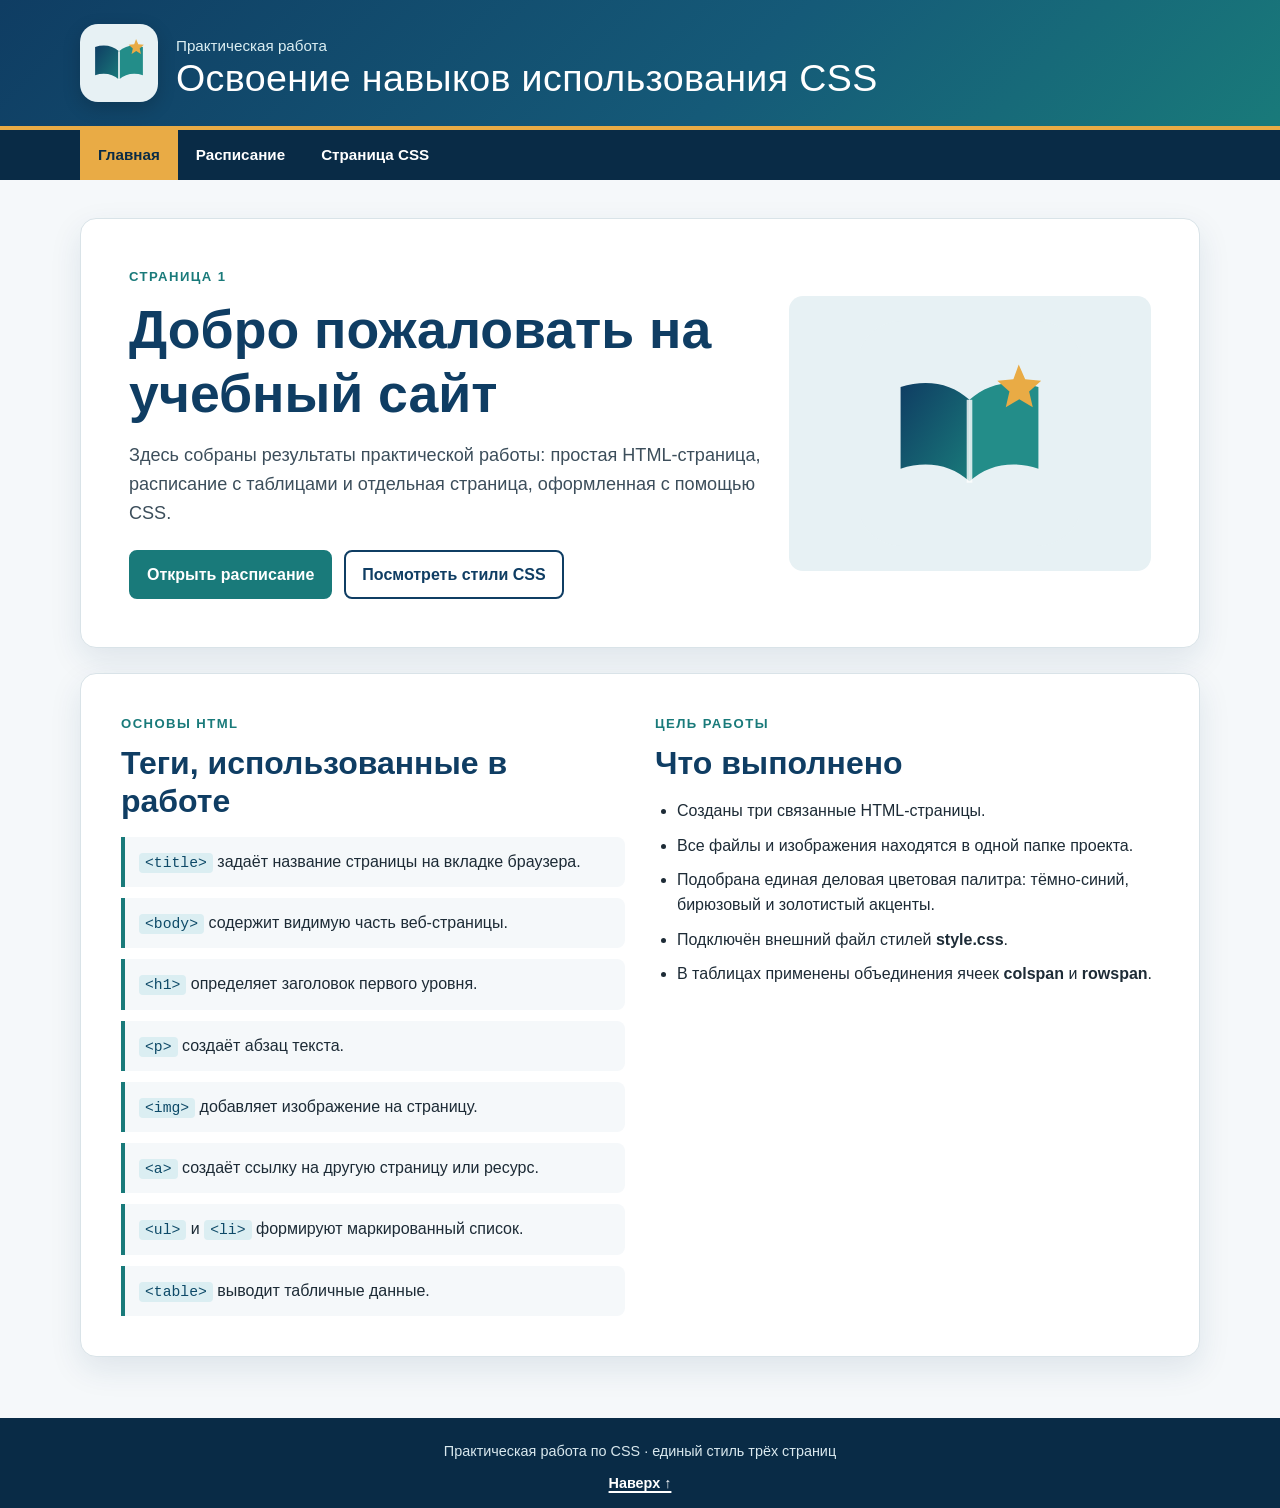
<file: index.html>
<!DOCTYPE html>
<html lang="ru">
<head>
  <meta charset="UTF-8">
  <meta name="viewport" content="width=device-width, initial-scale=1.0">
  <title>Практическая работа CSS — студент</title>
  <link rel="stylesheet" href="style.css">
</head>
<body id="top">
  <header class="site-header">
    <div class="header-inner">
      <img class="brand-mark" src="study-mark.svg" alt="Знак учебного сайта">
      <div>
        <p class="brand-note">Практическая работа</p>
        <p class="brand-name">Освоение навыков использования CSS</p>
      </div>
    </div>
  </header>

  <nav class="main-nav" aria-label="Главное меню">
    <ul>
      <li><a class="active" href="index.html">Главная</a></li>
      <li><a href="index01.html">Расписание</a></li>
      <li><a href="index02.html">Страница CSS</a></li>
    </ul>
  </nav>

  <main class="page-wrap">
    <section class="hero" aria-labelledby="welcome-title">
      <div>
        <p class="eyebrow">Страница 1</p>
        <h1 id="welcome-title">Добро пожаловать на учебный сайт</h1>
        <p class="lead">Здесь собраны результаты практической работы: простая HTML-страница, расписание с таблицами и отдельная страница, оформленная с помощью CSS.</p>
        <div class="button-row">
          <a class="button" href="index01.html">Открыть расписание</a>
          <a class="button outline" href="index02.html">Посмотреть стили CSS</a>
        </div>
      </div>
      <div class="hero-visual">
        <img src="study-mark.svg" alt="Открытая книга — символ обучения">
      </div>
    </section>

    <section class="content-card two-column" aria-labelledby="tags-title">
      <div>
        <p class="eyebrow">Основы HTML</p>
        <h2 id="tags-title">Теги, использованные в работе</h2>
        <ul class="tag-list">
          <li><code>&lt;title&gt;</code> задаёт название страницы на вкладке браузера.</li>
          <li><code>&lt;body&gt;</code> содержит видимую часть веб-страницы.</li>
          <li><code>&lt;h1&gt;</code> определяет заголовок первого уровня.</li>
          <li><code>&lt;p&gt;</code> создаёт абзац текста.</li>
          <li><code>&lt;img&gt;</code> добавляет изображение на страницу.</li>
          <li><code>&lt;a&gt;</code> создаёт ссылку на другую страницу или ресурс.</li>
          <li><code>&lt;ul&gt;</code> и <code>&lt;li&gt;</code> формируют маркированный список.</li>
          <li><code>&lt;table&gt;</code> выводит табличные данные.</li>
        </ul>
      </div>
      <div>
        <p class="eyebrow">Цель работы</p>
        <h2>Что выполнено</h2>
        <ul class="check-list">
          <li>Созданы три связанные HTML-страницы.</li>
          <li>Все файлы и изображения находятся в одной папке проекта.</li>
          <li>Подобрана единая деловая цветовая палитра: тёмно-синий, бирюзовый и золотистый акценты.</li>
          <li>Подключён внешний файл стилей <strong>style.css</strong>.</li>
          <li>В таблицах применены объединения ячеек <strong>colspan</strong> и <strong>rowspan</strong>.</li>
        </ul>
      </div>
    </section>
  </main>

  <footer class="site-footer">
    <p>Практическая работа по CSS · единый стиль трёх страниц</p>
    <a class="back-top" href="#top">Наверх ↑</a>
  </footer>
</body>
</html>
</file>
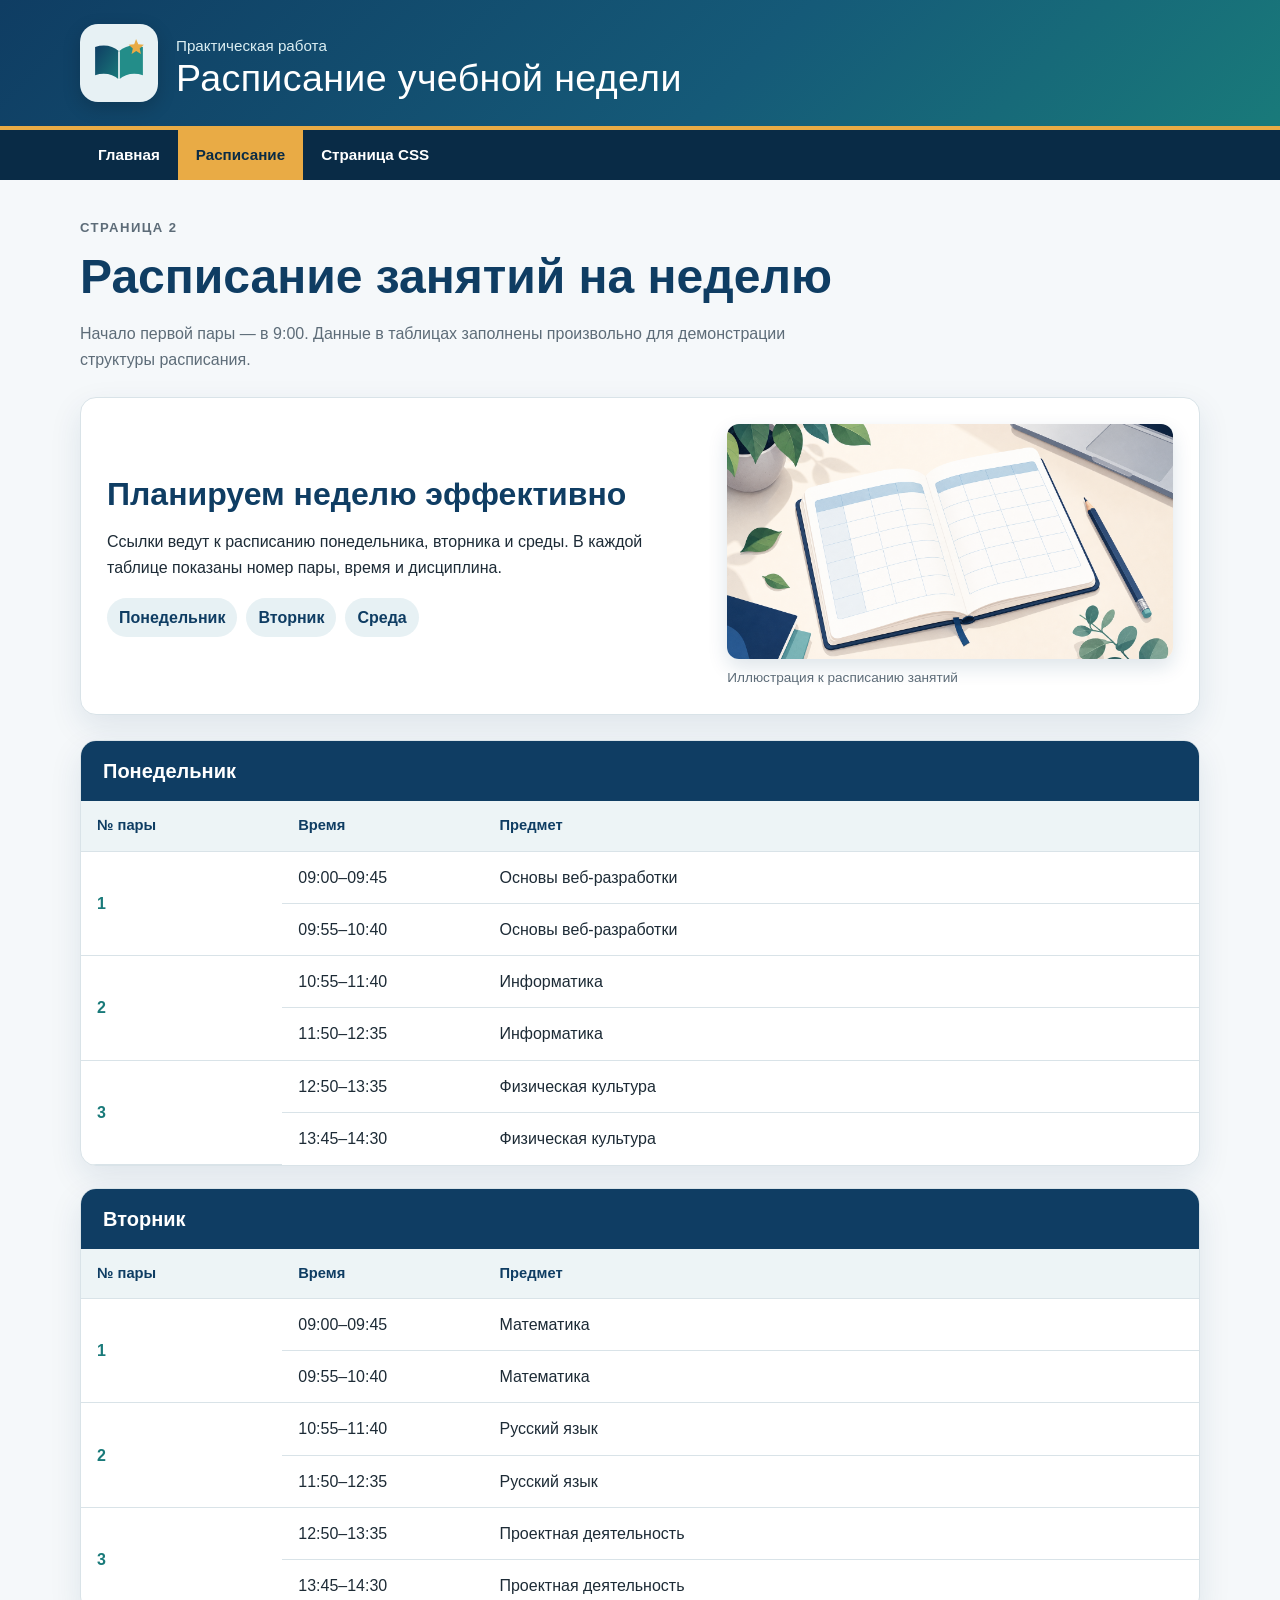
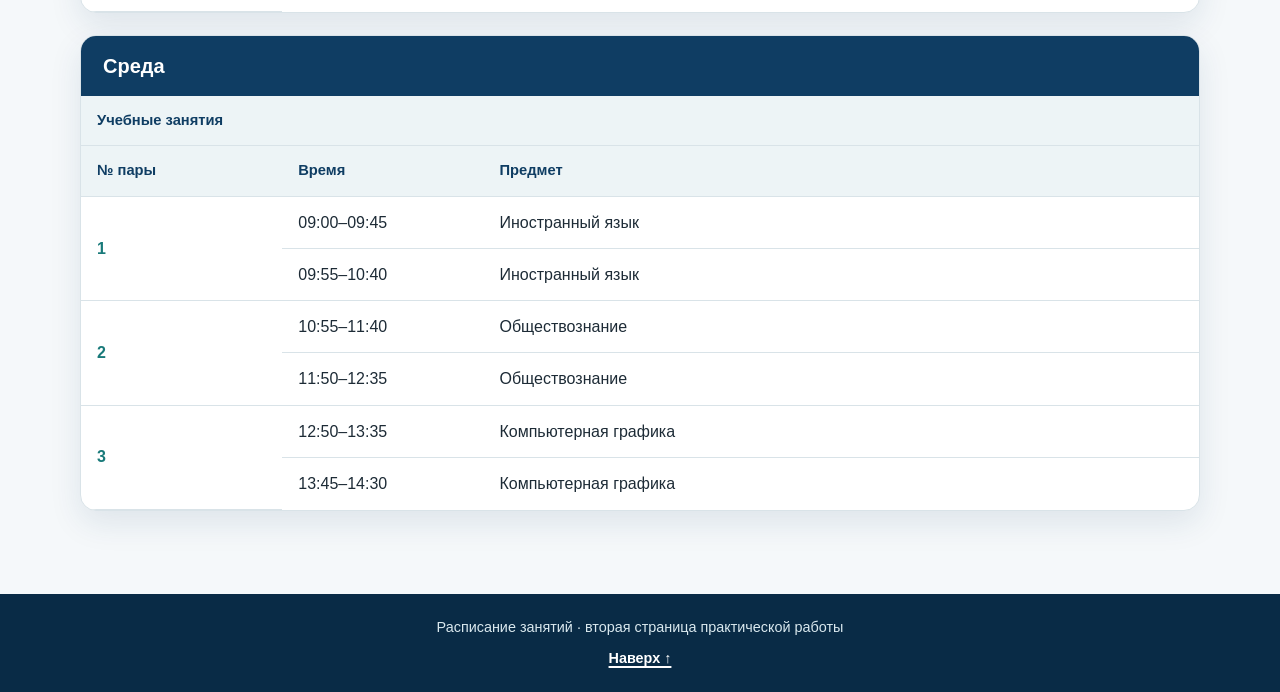
<file: index01.html>
<!DOCTYPE html>
<html lang="ru">
<head>
  <meta charset="UTF-8">
  <meta name="viewport" content="width=device-width, initial-scale=1.0">
  <title>Расписание занятий — студент</title>
  <link rel="stylesheet" href="style.css">
</head>
<body id="top">
  <header class="site-header">
    <div class="header-inner">
      <img class="brand-mark" src="study-mark.svg" alt="Знак учебного сайта">
      <div>
        <p class="brand-note">Практическая работа</p>
        <p class="brand-name">Расписание учебной недели</p>
      </div>
    </div>
  </header>

  <nav class="main-nav" aria-label="Главное меню">
    <ul>
      <li><a href="index.html">Главная</a></li>
      <li><a class="active" href="index01.html">Расписание</a></li>
      <li><a href="index02.html">Страница CSS</a></li>
    </ul>
  </nav>

  <main class="page-wrap">
    <!-- Изменено: добавлены собственные данные, навигация по дням и единый деловой стиль. -->
    <section class="page-heading" aria-labelledby="schedule-title">
      <p class="eyebrow">Страница 2</p>
      <h1 id="schedule-title">Расписание занятий на неделю</h1>
      <p>Начало первой пары — в 9:00. Данные в таблицах заполнены произвольно для демонстрации структуры расписания.</p>
    </section>

    <!-- Изменено: по условию к второй странице добавлена тематическая иллюстрация. -->
    <section class="schedule-intro content-card" aria-label="Иллюстрация и переходы к дням">
      <div>
        <h2>Планируем неделю эффективно</h2>
        <p>Ссылки ведут к расписанию понедельника, вторника и среды. В каждой таблице показаны номер пары, время и дисциплина.</p>
        <ul class="day-links">
          <li><a href="#monday">Понедельник</a></li>
          <li><a href="#tuesday">Вторник</a></li>
          <li><a href="#wednesday">Среда</a></li>
        </ul>
      </div>
      <figure>
        <img src="schedule-illustration.png" alt="Планер, карандаш и учебные принадлежности на столе">
        <figcaption>Иллюстрация к расписанию занятий</figcaption>
      </figure>
    </section>

    <!-- Изменено: создана собственная таблица понедельника с объединением ячеек rowspan. -->
    <section class="schedule-card" id="monday" aria-labelledby="monday-title">
      <h2 id="monday-title">Понедельник</h2>
      <table>
        <thead><tr><th>№ пары</th><th>Время</th><th>Предмет</th></tr></thead>
        <tbody>
          <tr><td class="lesson-number" rowspan="2">1</td><td>09:00–09:45</td><td>Основы веб-разработки</td></tr>
          <tr><td>09:55–10:40</td><td>Основы веб-разработки</td></tr>
          <tr><td class="lesson-number" rowspan="2">2</td><td>10:55–11:40</td><td>Информатика</td></tr>
          <tr><td>11:50–12:35</td><td>Информатика</td></tr>
          <tr><td class="lesson-number" rowspan="2">3</td><td>12:50–13:35</td><td>Физическая культура</td></tr>
          <tr><td>13:45–14:30</td><td>Физическая культура</td></tr>
        </tbody>
      </table>
    </section>

    <!-- Изменено: заполнены произвольные дисциплины для вторника. -->
    <section class="schedule-card" id="tuesday" aria-labelledby="tuesday-title">
      <h2 id="tuesday-title">Вторник</h2>
      <table>
        <thead><tr><th>№ пары</th><th>Время</th><th>Предмет</th></tr></thead>
        <tbody>
          <tr><td class="lesson-number" rowspan="2">1</td><td>09:00–09:45</td><td>Математика</td></tr>
          <tr><td>09:55–10:40</td><td>Математика</td></tr>
          <tr><td class="lesson-number" rowspan="2">2</td><td>10:55–11:40</td><td>Русский язык</td></tr>
          <tr><td>11:50–12:35</td><td>Русский язык</td></tr>
          <tr><td class="lesson-number" rowspan="2">3</td><td>12:50–13:35</td><td>Проектная деятельность</td></tr>
          <tr><td>13:45–14:30</td><td>Проектная деятельность</td></tr>
        </tbody>
      </table>
    </section>

    <!-- Изменено: добавлен отдельный день с заголовком таблицы, объединяющим три столбца. -->
    <section class="schedule-card" id="wednesday" aria-labelledby="wednesday-title">
      <h2 id="wednesday-title">Среда</h2>
      <table>
        <thead>
          <tr><th colspan="3">Учебные занятия</th></tr>
          <tr><th>№ пары</th><th>Время</th><th>Предмет</th></tr>
        </thead>
        <tbody>
          <tr><td class="lesson-number" rowspan="2">1</td><td>09:00–09:45</td><td>Иностранный язык</td></tr>
          <tr><td>09:55–10:40</td><td>Иностранный язык</td></tr>
          <tr><td class="lesson-number" rowspan="2">2</td><td>10:55–11:40</td><td>Обществознание</td></tr>
          <tr><td>11:50–12:35</td><td>Обществознание</td></tr>
          <tr><td class="lesson-number" rowspan="2">3</td><td>12:50–13:35</td><td>Компьютерная графика</td></tr>
          <tr><td>13:45–14:30</td><td>Компьютерная графика</td></tr>
        </tbody>
      </table>
    </section>
  </main>

  <footer class="site-footer">
    <p>Расписание занятий · вторая страница практической работы</p>
    <a class="back-top" href="#top">Наверх ↑</a>
  </footer>
</body>
</html>
</file>
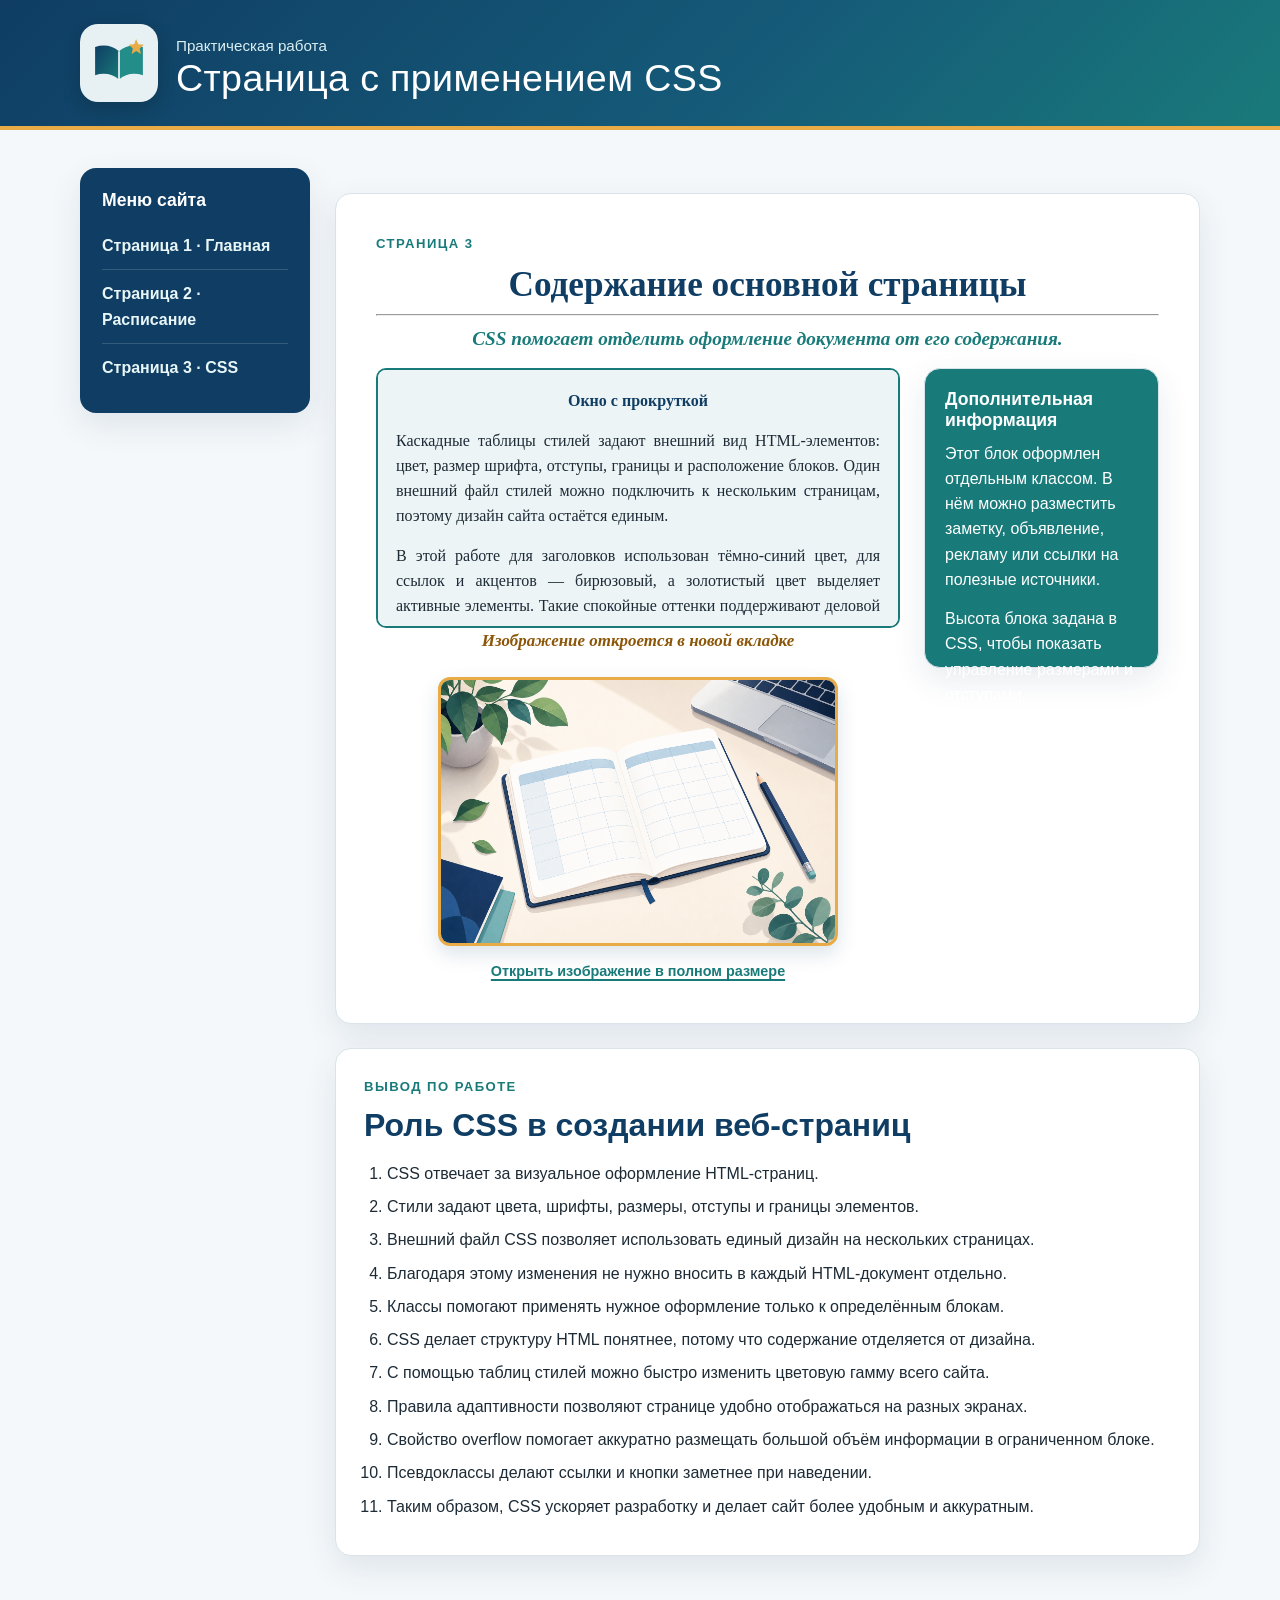
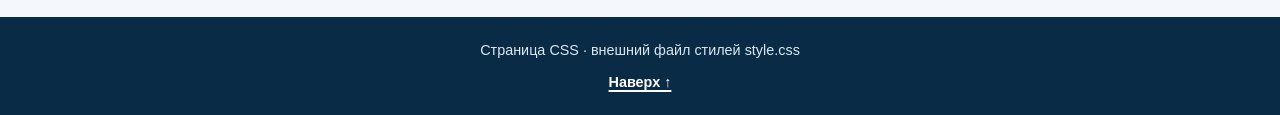
<file: index02.html>
<!DOCTYPE html>
<html lang="ru">
<head>
  <meta charset="UTF-8">
  <meta name="viewport" content="width=device-width, initial-scale=1.0">
  <title>Стили CSS — студент</title>
  <link rel="stylesheet" href="style.css">
</head>
<body id="top">
  <header class="site-header">
    <div class="header-inner">
      <img class="brand-mark" src="study-mark.svg" alt="Знак учебного сайта">
      <div>
        <p class="brand-note">Практическая работа</p>
        <p class="brand-name">Страница с применением CSS</p>
      </div>
    </div>
  </header>

  <main class="page-wrap">
    <div class="site-layout">
      <aside class="sidebar">
        <h2>Меню сайта</h2>
        <ul>
          <li><a href="index.html">Страница 1 · Главная</a></li>
          <li><a href="index01.html">Страница 2 · Расписание</a></li>
          <li><a href="index02.html">Страница 3 · CSS</a></li>
        </ul>
      </aside>

      <section class="main-content" aria-labelledby="css-title">
        <article class="content-card">
          <p class="eyebrow">Страница 3</p>
          <h1 id="css-title" class="textstyle0">Содержание основной страницы</h1>
          <hr>
          <p class="textstyle1">CSS помогает отделить оформление документа от его содержания.</p>

          <div class="content-grid">
            <div>
              <div class="layer" aria-label="Окно с прокруткой">
                <p class="textstyle3">Окно с прокруткой</p>
                <p class="textstyle4">Каскадные таблицы стилей задают внешний вид HTML-элементов: цвет, размер шрифта, отступы, границы и расположение блоков. Один внешний файл стилей можно подключить к нескольким страницам, поэтому дизайн сайта остаётся единым.</p>
                <p class="textstyle4">В этой работе для заголовков использован тёмно-синий цвет, для ссылок и акцентов — бирюзовый, а золотистый цвет выделяет активные элементы. Такие спокойные оттенки поддерживают деловой стиль и не мешают чтению.</p>
                <p class="textstyle4">Свойство <strong>overflow: auto</strong> создаёт прокрутку тогда, когда текста больше, чем помещается внутри блока. Высота окна ограничена стилем, поэтому содержимое демонстрирует работу прокрутки.</p>
                <p class="textstyle4">Адаптивные правила CSS меняют расположение блоков на узких экранах: две колонки становятся одной, а таблица при необходимости прокручивается по горизонтали. Благодаря этому сайт удобно просматривать и на компьютере, и на телефоне.</p>
                <p class="textstyle4">Классы <strong>textstyle0–textstyle4</strong> показывают, как можно применить разные настройки к отдельным фрагментам текста, не повторяя оформление в каждом HTML-теге.</p>
              </div>

              <p class="textstyle2">Изображение откроется в новой вкладке</p>
              <a class="image-link" href="schedule-illustration.png" target="_blank" rel="noopener">
                <img src="schedule-illustration.png" alt="Иллюстрация с планером для открытия в отдельной вкладке">
                <span>Открыть изображение в полном размере</span>
              </a>
            </div>

            <aside class="side-note">
              <h3>Дополнительная информация</h3>
              <p>Этот блок оформлен отдельным классом. В нём можно разместить заметку, объявление, рекламу или ссылки на полезные источники.</p>
              <p>Высота блока задана в CSS, чтобы показать управление размерами и отступами.</p>
            </aside>
          </div>
        </article>

        <section class="conclusion-card" aria-labelledby="conclusion-title">
          <p class="eyebrow">Вывод по работе</p>
          <h2 id="conclusion-title">Роль CSS в создании веб-страниц</h2>
          <ol>
            <li>CSS отвечает за визуальное оформление HTML-страниц.</li>
            <li>Стили задают цвета, шрифты, размеры, отступы и границы элементов.</li>
            <li>Внешний файл CSS позволяет использовать единый дизайн на нескольких страницах.</li>
            <li>Благодаря этому изменения не нужно вносить в каждый HTML-документ отдельно.</li>
            <li>Классы помогают применять нужное оформление только к определённым блокам.</li>
            <li>CSS делает структуру HTML понятнее, потому что содержание отделяется от дизайна.</li>
            <li>С помощью таблиц стилей можно быстро изменить цветовую гамму всего сайта.</li>
            <li>Правила адаптивности позволяют странице удобно отображаться на разных экранах.</li>
            <li>Свойство overflow помогает аккуратно размещать большой объём информации в ограниченном блоке.</li>
            <li>Псевдоклассы делают ссылки и кнопки заметнее при наведении.</li>
            <li>Таким образом, CSS ускоряет разработку и делает сайт более удобным и аккуратным.</li>
          </ol>
        </section>
      </section>
    </div>
  </main>

  <footer class="site-footer">
    <p>Страница CSS · внешний файл стилей style.css</p>
    <a class="back-top" href="#top">Наверх ↑</a>
  </footer>
</body>
</html>
</file>
<file: style.css>
/* Практическая работа CSS. Единый деловой стиль для всех страниц. */
:root {
  --navy: #0f3d63;
  --navy-dark: #092b46;
  --teal: #197a7a;
  --teal-light: #e7f1f4;
  --gold: #e9ab45;
  --paper: #ffffff;
  --canvas: #f5f8fa;
  --ink: #1d2b36;
  --muted: #5d6c78;
  --line: #d9e3e8;
  --shadow: 0 12px 32px rgba(15, 61, 99, .10);
}

* { box-sizing: border-box; }
html { scroll-behavior: smooth; }
body {
  margin: 0;
  min-width: 320px;
  color: var(--ink);
  background: var(--canvas);
  font-family: Arial, Helvetica, sans-serif;
  font-size: 16px;
  line-height: 1.58;
}

a { color: var(--teal); font-weight: 700; text-decoration-thickness: 2px; text-underline-offset: 3px; }
a:hover, a:focus { color: var(--navy); }
img { max-width: 100%; }

.site-header {
  color: #fff;
  background: linear-gradient(135deg, var(--navy) 0%, #155a78 58%, var(--teal) 100%);
  border-bottom: 4px solid var(--gold);
}
.header-inner, .page-wrap { width: min(1120px, calc(100% - 32px)); margin: 0 auto; }
.header-inner { display: flex; align-items: center; gap: 18px; min-height: 126px; padding: 22px 0; }
.brand-mark { width: 78px; height: 78px; flex: 0 0 auto; border-radius: 18px; box-shadow: 0 6px 18px rgba(0, 0, 0, .18); }
.brand-name { margin: 0; font-size: clamp(1.6rem, 3vw, 2.35rem); line-height: 1.1; letter-spacing: .01em; }
.brand-note { margin: 7px 0 0; color: #dbeef2; font-size: .95rem; }

.main-nav { background: var(--navy-dark); }
.main-nav ul { display: flex; flex-wrap: wrap; gap: 0; width: min(1120px, calc(100% - 32px)); margin: 0 auto; padding: 0; list-style: none; }
.main-nav a { display: block; padding: 13px 18px; color: #fff; text-decoration: none; font-size: .95rem; }
.main-nav a:hover, .main-nav a:focus, .main-nav a.active { color: var(--navy-dark); background: var(--gold); }

.page-wrap { padding: 38px 0 26px; }
.hero, .content-card, .schedule-card, .info-panel, .side-note, .conclusion-card {
  background: var(--paper);
  border: 1px solid var(--line);
  border-radius: 16px;
  box-shadow: var(--shadow);
}
.hero { display: grid; grid-template-columns: 1.4fr .8fr; gap: 26px; align-items: center; padding: clamp(25px, 4vw, 48px); }
.eyebrow { margin: 0 0 9px; color: var(--teal); font-size: .82rem; font-weight: 800; letter-spacing: .11em; text-transform: uppercase; }
h1, h2, h3 { color: var(--navy); line-height: 1.2; }
h1 { margin: 0 0 16px; font-size: clamp(2rem, 4.5vw, 3.35rem); }
h2 { margin: 0 0 16px; font-size: clamp(1.45rem, 3vw, 2rem); }
h3 { margin: 0 0 9px; font-size: 1.1rem; }
p { margin: 0 0 14px; }
.lead { max-width: 640px; color: #3c4e5b; font-size: 1.13rem; }
.hero-visual { display: grid; place-items: center; min-height: 245px; padding: 25px; background: var(--teal-light); border-radius: 14px; }
.hero-visual img { width: min(225px, 100%); }

.button-row { display: flex; flex-wrap: wrap; gap: 12px; margin-top: 23px; }
.button { display: inline-block; padding: 10px 16px; color: #fff; background: var(--teal); border: 2px solid var(--teal); border-radius: 8px; text-decoration: none; }
.button:hover, .button:focus { color: #fff; background: var(--navy); border-color: var(--navy); }
.button.outline { color: var(--navy); background: transparent; border-color: var(--navy); }
.button.outline:hover, .button.outline:focus { color: #fff; background: var(--navy); }

.content-card { margin-top: 25px; padding: clamp(24px, 4vw, 40px); }
.two-column { display: grid; grid-template-columns: 1fr 1fr; gap: 30px; }
.tag-list { display: grid; gap: 11px; padding: 0; margin: 0; list-style: none; }
.tag-list li { padding: 12px 14px; background: #f5f8fa; border-left: 4px solid var(--teal); border-radius: 0 8px 8px 0; }
.tag-list code { padding: 2px 6px; color: #0e4a68; background: #dbeef2; border-radius: 4px; font-family: Consolas, monospace; font-size: .92em; }
.check-list { padding-left: 22px; }
.check-list li { margin-bottom: 9px; }

.page-heading { margin-bottom: 25px; }
.page-heading h1 { font-size: clamp(2rem, 4vw, 3rem); }
.page-heading p { max-width: 780px; color: var(--muted); }
.schedule-intro { display: grid; grid-template-columns: 1fr minmax(260px, .75fr); gap: 26px; align-items: center; padding: 26px; margin-bottom: 25px; }
.schedule-intro figure { margin: 0; }
.schedule-intro img { display: block; width: 100%; max-height: 235px; object-fit: cover; border-radius: 12px; box-shadow: 0 8px 20px rgba(15, 61, 99, .14); }
.schedule-intro figcaption { padding-top: 8px; color: var(--muted); font-size: .85rem; }
.day-links { display: flex; flex-wrap: wrap; gap: 9px; padding: 0; margin: 18px 0 0; list-style: none; }
.day-links a { display: inline-block; padding: 7px 12px; color: var(--navy); background: var(--teal-light); border-radius: 99px; text-decoration: none; }
.day-links a:hover, .day-links a:focus { color: #fff; background: var(--teal); }
.schedule-card { margin: 0 0 22px; overflow: hidden; }
.schedule-card h2 { margin: 0; padding: 18px 22px; color: #fff; background: var(--navy); font-size: 1.25rem; }
table { width: 100%; border-collapse: collapse; }
th, td { padding: 13px 16px; text-align: left; border-bottom: 1px solid var(--line); }
th { color: var(--navy); background: #edf4f6; font-size: .92rem; }
td:first-child, th:first-child { width: 18%; }
tbody tr:last-child td { border-bottom: 0; }
tbody tr:hover { background: #f8fbfc; }
.lesson-number { color: var(--teal); font-weight: 800; }

.site-layout { display: grid; grid-template-columns: 230px 1fr; gap: 25px; align-items: start; }
.sidebar { position: sticky; top: 18px; padding: 22px; background: var(--navy); border-radius: 16px; box-shadow: var(--shadow); }
.sidebar h2 { margin: 0 0 11px; color: #fff; font-size: 1.1rem; }
.sidebar ul { padding: 0; margin: 0; list-style: none; }
.sidebar li + li { border-top: 1px solid rgba(255, 255, 255, .16); }
.sidebar a { display: block; padding: 11px 0; color: #e8f6f7; text-decoration: none; }
.sidebar a:hover, .sidebar a:focus { color: var(--gold); }
.main-content { min-width: 0; }
.content-grid { display: grid; grid-template-columns: minmax(0, 1fr) 235px; gap: 24px; }
.textstyle0 { margin: 0; color: var(--navy); font-family: Georgia, 'Times New Roman', serif; font-size: clamp(1.55rem, 3vw, 2.2rem); font-weight: 700; text-align: center; }
.textstyle1 { color: var(--teal); font-family: Georgia, 'Times New Roman', serif; font-size: 1.2rem; font-style: italic; font-weight: 700; text-align: center; }
.textstyle2 { color: #8c5608; font-family: Georgia, 'Times New Roman', serif; font-size: 1.06rem; font-style: italic; font-weight: 700; text-align: center; }
.textstyle3 { color: var(--navy); font-family: Georgia, 'Times New Roman', serif; font-weight: 700; text-align: center; }
.textstyle4 { color: var(--ink); font-family: Georgia, 'Times New Roman', serif; font-size: 1rem; text-align: justify; }
/* Окно с прокруткой: условие практической работы. */
.layer { height: 260px; overflow: auto; padding: 18px; background: #edf4f6; border: 2px solid var(--teal); border-radius: 10px; }
.layer p:last-child { margin-bottom: 0; }
.side-note { height: 300px; padding: 20px; color: #fff; background: var(--teal); }
.side-note h3 { color: #fff; }
.image-link { display: block; margin: 22px auto 0; text-align: center; }
.image-link img { width: min(100%, 400px); border: 3px solid var(--gold); border-radius: 12px; box-shadow: 0 8px 20px rgba(15, 61, 99, .14); }
.image-link span { display: block; margin-top: 7px; font-size: .9rem; }
.conclusion-card { margin-top: 24px; padding: 28px; }
.conclusion-card ol { margin: 0; padding-left: 23px; }
.conclusion-card li { margin-bottom: 8px; }

.site-footer { margin-top: 35px; padding: 22px 16px; color: #d9e8ee; background: var(--navy-dark); text-align: center; font-size: .9rem; }
.site-footer p { margin: 0; }
.back-top { display: inline-block; margin-top: 9px; color: #fff; }

@media (max-width: 760px) {
  .hero, .schedule-intro, .site-layout, .content-grid, .two-column { grid-template-columns: 1fr; }
  .hero-visual { min-height: 190px; }
  .sidebar { position: static; }
  .sidebar ul { display: flex; flex-wrap: wrap; gap: 0 16px; }
  .sidebar li + li { border: 0; }
  .sidebar a { padding: 5px 0; }
  th, td { padding: 10px; }
}

@media (max-width: 480px) {
  .header-inner { align-items: flex-start; }
  .brand-mark { width: 58px; height: 58px; }
  .main-nav ul { width: 100%; }
  .main-nav a { padding: 10px 12px; font-size: .88rem; }
  .page-wrap, .header-inner { width: min(100% - 22px, 1120px); }
  .schedule-card { overflow-x: auto; }
  .schedule-card table { min-width: 520px; }
}
</file>
